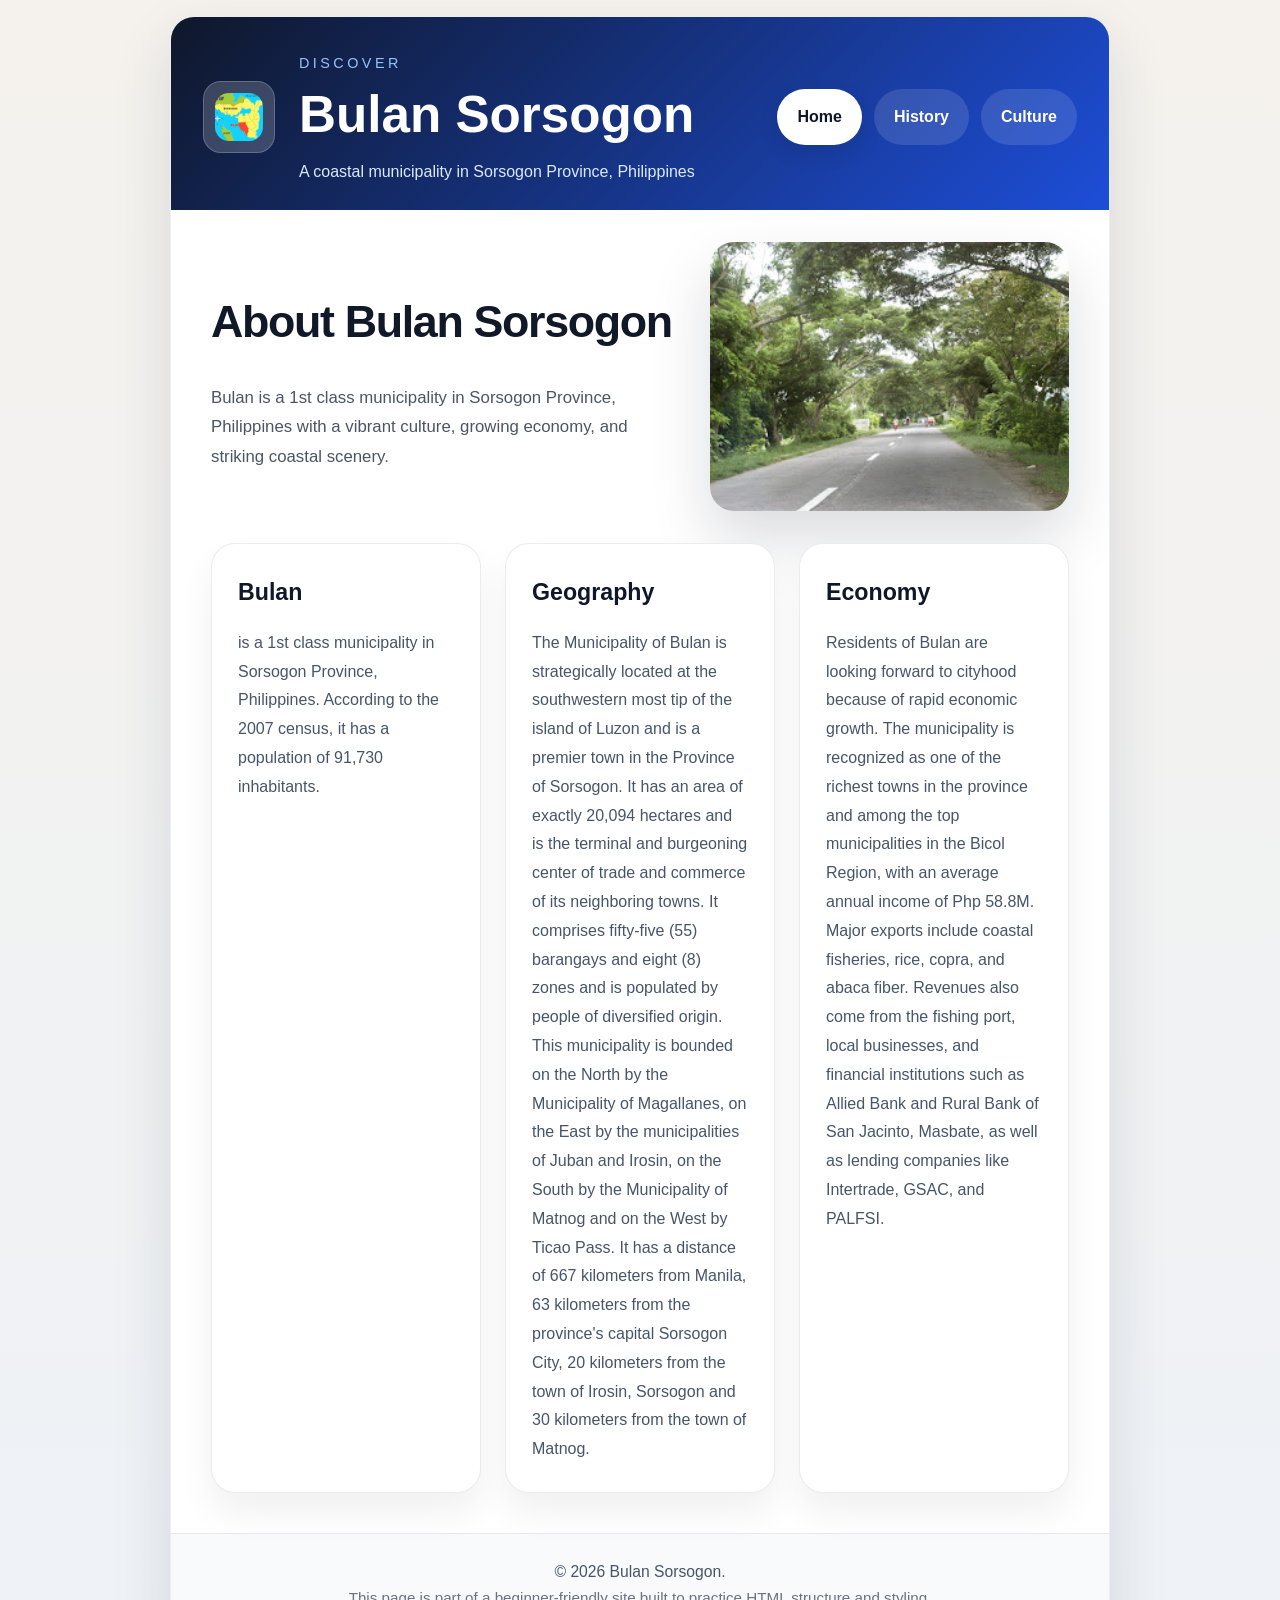
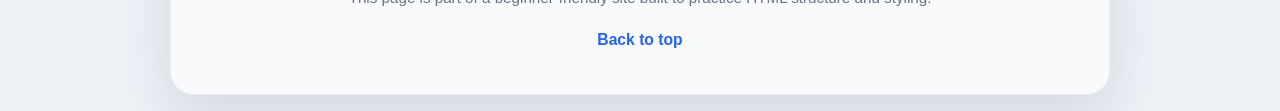
<file: index.html>
<!DOCTYPE html>
<html lang="en">
<head>
  <meta charset="UTF-8">
  <meta name="viewport" content="width=device-width, initial-scale=1.0">
  <title>Bulan Sorsogon</title>
  <link rel="icon" href="imgs/icon.png">
  <link rel="stylesheet" href="styl.css">
</head>
<body>
  <div class="page-shell" id="top">
    <header class="site-header">
      <div class="logo">
        <img src="imgs/map.jpg" alt="Bulan Sorsogon logo">
      </div>
      <div class="brand">
        <span class="eyebrow">Discover</span>
        <h1>Bulan Sorsogon</h1>
        <p class="tagline">A coastal municipality in Sorsogon Province, Philippines</p>
      </div>
      <nav class="site-nav" aria-label="Main navigation">
        <a href="index.html" class="active">Home</a>
        <a href="History.html">History</a>
        <a href="Culture.html">Culture</a>
      </nav>
    </header>

    <main>
      <section class="hero">
        <div class="hero-copy">
          <h2>About Bulan Sorsogon</h2>
          <p class="lede">Bulan is a 1st class municipality in Sorsogon Province, Philippines with a vibrant culture, growing economy, and striking coastal scenery.</p>
        </div>
        <div class="hero-media">
          <img src="imgs/road.jpg" alt="Scenic road in Bulan">
        </div>
      </section>

      <section class="content-grid">
        <article class="card">
          <h3>Bulan</h3>
          <p>is a 1st class municipality in Sorsogon Province, Philippines. According to the 2007 census, it has a population of 91,730 inhabitants.</p>
        </article>

        <article class="card">
          <h3>Geography</h3>
          <p>The Municipality of Bulan is strategically located at the southwestern most tip of the island of Luzon and is a premier town in the Province of Sorsogon. It has an area of exactly 20,094 hectares and is the terminal and burgeoning center of trade and commerce of its neighboring towns. It comprises fifty-five (55) barangays and eight (8) zones and is populated by people of diversified origin. This municipality is bounded on the North by the Municipality of Magallanes, on the East by the municipalities of Juban and Irosin, on the South by the Municipality of Matnog and on the West by Ticao Pass. It has a distance of 667 kilometers from Manila, 63 kilometers from the province's capital Sorsogon City, 20 kilometers from the town of Irosin, Sorsogon and 30 kilometers from the town of Matnog.</p>
        </article>

        <article class="card">
          <h3>Economy</h3>
          <p>Residents of Bulan are looking forward to cityhood because of rapid economic growth. The municipality is recognized as one of the richest towns in the province and among the top municipalities in the Bicol Region, with an average annual income of Php 58.8M. Major exports include coastal fisheries, rice, copra, and abaca fiber. Revenues also come from the fishing port, local businesses, and financial institutions such as Allied Bank and Rural Bank of San Jacinto, Masbate, as well as lending companies like Intertrade, GSAC, and PALFSI.</p>
        </article>
      </section>
    </main>

    <footer class="site-footer">
      <p>© 2026 Bulan Sorsogon.</p>  
      <p class="site-note">This page is part of a beginner-friendly site built to practice HTML structure and styling.</p>   
      <a class="back-to-top" href="#top">Back to top</a>
    </footer>
  </div>
</body>
</html>
</file>
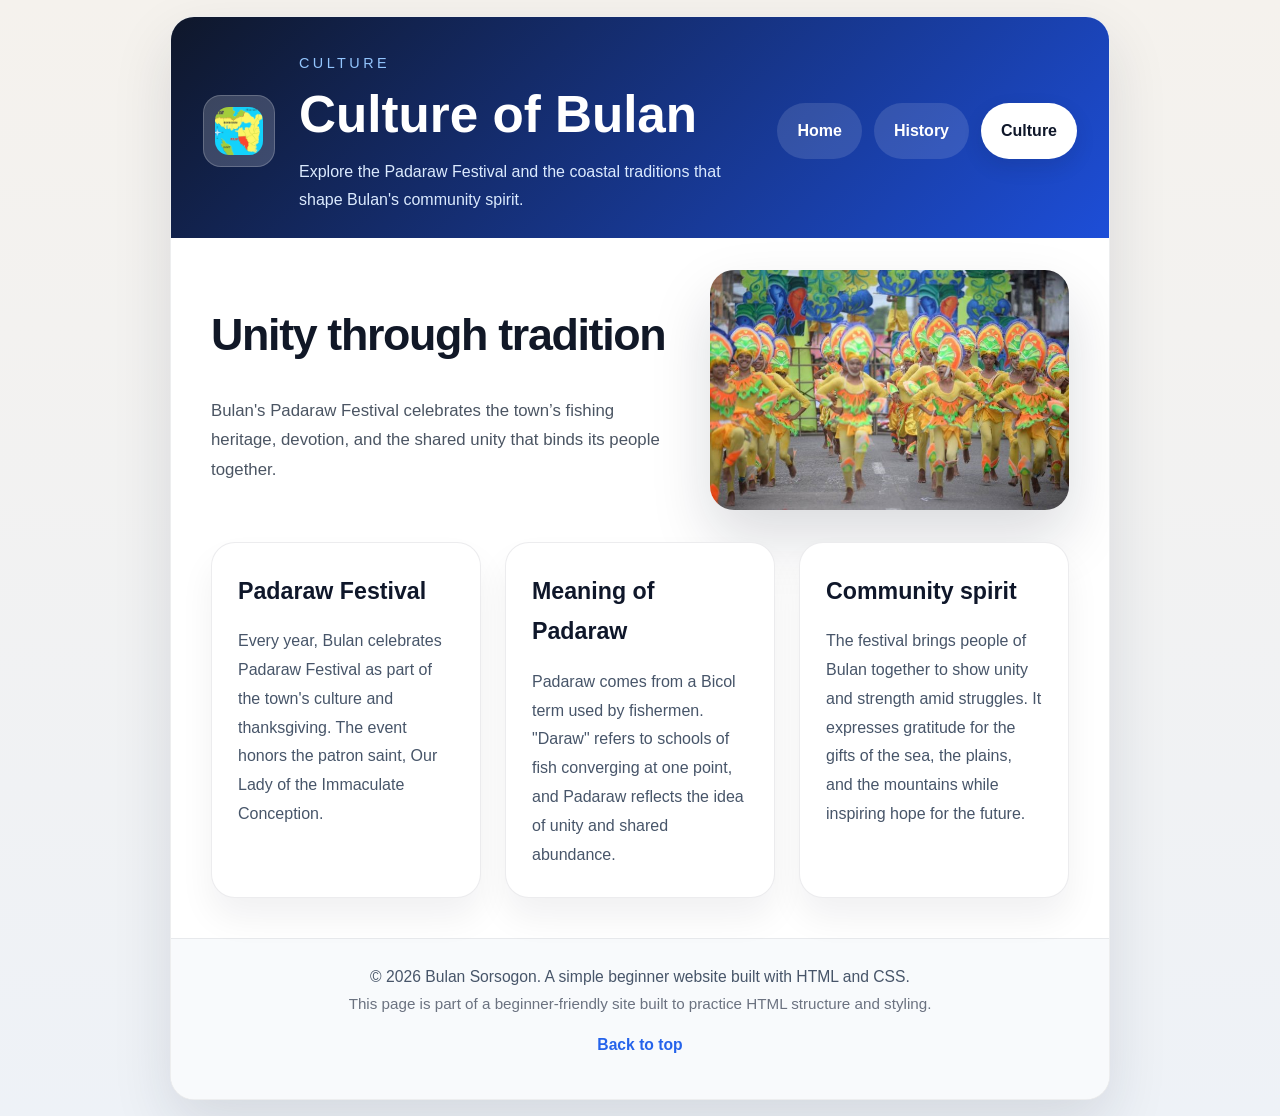
<file: Culture.html>
<!DOCTYPE html>
<html lang="en">
<head>
  <meta charset="UTF-8">
  <meta name="viewport" content="width=device-width, initial-scale=1.0">
  <title>Culture of Bulan</title>
  <link rel="icon" href="imgs/icon.png">
  <link rel="stylesheet" href="styl.css">
</head>
<body>
  <div class="page-shell" id="top">
    <header class="site-header">
      <div class="logo">
        <img src="imgs/map.jpg" alt="Bulan Sorsogon logo">
      </div>
      <div class="brand">
        <span class="eyebrow">Culture</span>
        <h1>Culture of Bulan</h1>
        <p class="tagline">Explore the Padaraw Festival and the coastal traditions that shape Bulan's community spirit.</p>
      </div>
      <nav class="site-nav" aria-label="Main navigation">
        <a href="index.html">Home</a>
        <a href="History.html">History</a>
        <a href="Culture.html" class="active">Culture</a>
      </nav>
    </header>

    <main>
      <section class="hero">
        <div class="hero-copy">
          <h2>Unity through tradition</h2>
          <p class="lede">Bulan's Padaraw Festival celebrates the town’s fishing heritage, devotion, and the shared unity that binds its people together.</p>
        </div>
        <div class="hero-media">
          <img src="imgs/pdrw.jpg" alt="Padaraw Festival celebration in Bulan">
        </div>
      </section>

      <section class="content-grid">
        <article class="card">
          <h3>Padaraw Festival</h3>
          <p>Every year, Bulan celebrates Padaraw Festival as part of the town's culture and thanksgiving. The event honors the patron saint, Our Lady of the Immaculate Conception.</p>
        </article>

        <article class="card">
          <h3>Meaning of Padaraw</h3>
          <p>Padaraw comes from a Bicol term used by fishermen. "Daraw" refers to schools of fish converging at one point, and Padaraw reflects the idea of unity and shared abundance.</p>
        </article>

        <article class="card">
          <h3>Community spirit</h3>
          <p>The festival brings people of Bulan together to show unity and strength amid struggles. It expresses gratitude for the gifts of the sea, the plains, and the mountains while inspiring hope for the future.</p>
        </article>
      </section>
    </main>

    <footer class="site-footer">
      <p>© 2026 Bulan Sorsogon. A simple beginner website built with HTML and CSS.</p>
      <p class="site-note">This page is part of a beginner-friendly site built to practice HTML structure and styling.</p>
      <a class="back-to-top" href="#top">Back to top</a>
    </footer>
  </div>
</body>
</html>
</file>
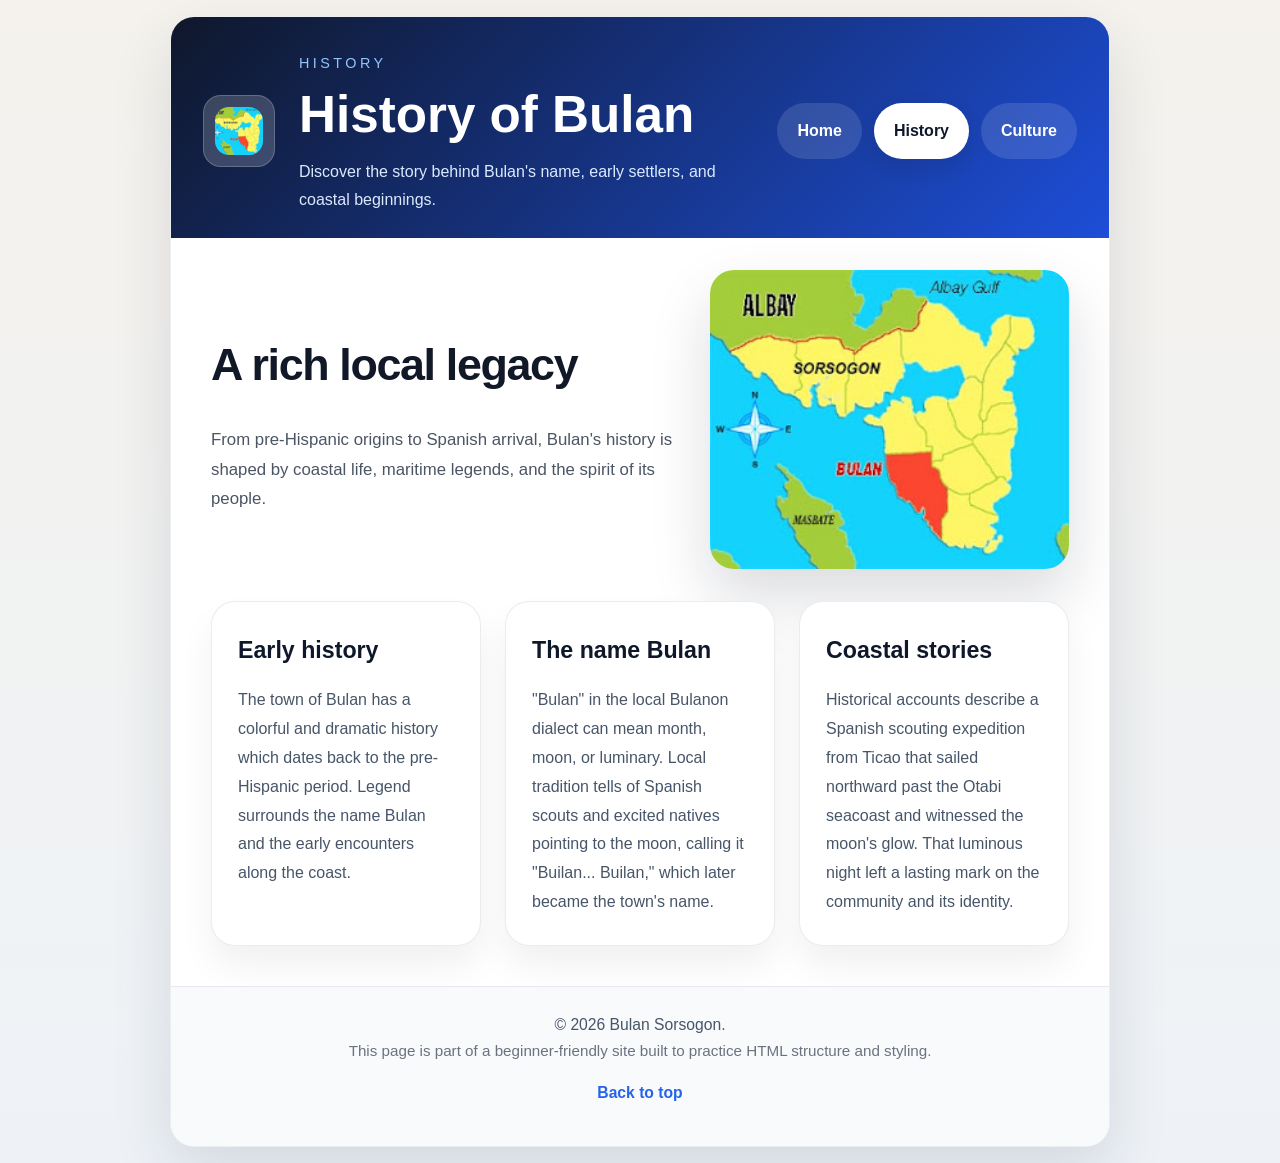
<file: History.html>
<!DOCTYPE html>
<html lang="en">
<head>
  <meta charset="UTF-8">
  <meta name="viewport" content="width=device-width, initial-scale=1.0">
  <title>History of Bulan</title>
  <link rel="icon" href="imgs/icon.png">
  <link rel="stylesheet" href="styl.css">
</head>
<body>
  <div class="page-shell" id="top">
    <header class="site-header">
      <div class="logo">
        <img src="imgs/map.jpg" alt="Bulan Sorsogon logo">
      </div>
      <div class="brand">
        <span class="eyebrow">History</span>
        <h1>History of Bulan</h1>
        <p class="tagline">Discover the story behind Bulan's name, early settlers, and coastal beginnings.</p>
      </div>
      <nav class="site-nav" aria-label="Main navigation">
        <a href="index.html">Home</a>
        <a href="History.html" class="active">History</a>
        <a href="Culture.html">Culture</a>
      </nav>
    </header>

    <main>
      <section class="hero">
        <div class="hero-copy">
          <h2>A rich local legacy</h2>
          <p class="lede">From pre-Hispanic origins to Spanish arrival, Bulan's history is shaped by coastal life, maritime legends, and the spirit of its people.</p>
        </div>
        <div class="hero-media">
          <img src="imgs/map.jpg" alt="Historic map of Bulan">
        </div>
      </section>

      <section class="content-grid">
        <article class="card">
          <h3>Early history</h3>
          <p>The town of Bulan has a colorful and dramatic history which dates back to the pre-Hispanic period. Legend surrounds the name Bulan and the early encounters along the coast.</p>
        </article>

        <article class="card">
          <h3>The name Bulan</h3>
          <p>"Bulan" in the local Bulanon dialect can mean month, moon, or luminary. Local tradition tells of Spanish scouts and excited natives pointing to the moon, calling it "Builan... Builan," which later became the town's name.</p>
        </article>

        <article class="card">
          <h3>Coastal stories</h3>
          <p>Historical accounts describe a Spanish scouting expedition from Ticao that sailed northward past the Otabi seacoast and witnessed the moon's glow. That luminous night left a lasting mark on the community and its identity.</p>
        </article>
      </section>
    </main>

    <footer class="site-footer">
      <p>© 2026 Bulan Sorsogon.</p>
      <p class="site-note">This page is part of a beginner-friendly site built to practice HTML structure and styling.</p>
      <a class="back-to-top" href="#top">Back to top</a>
    </footer>
  </div>
</body>
</html>
</file>
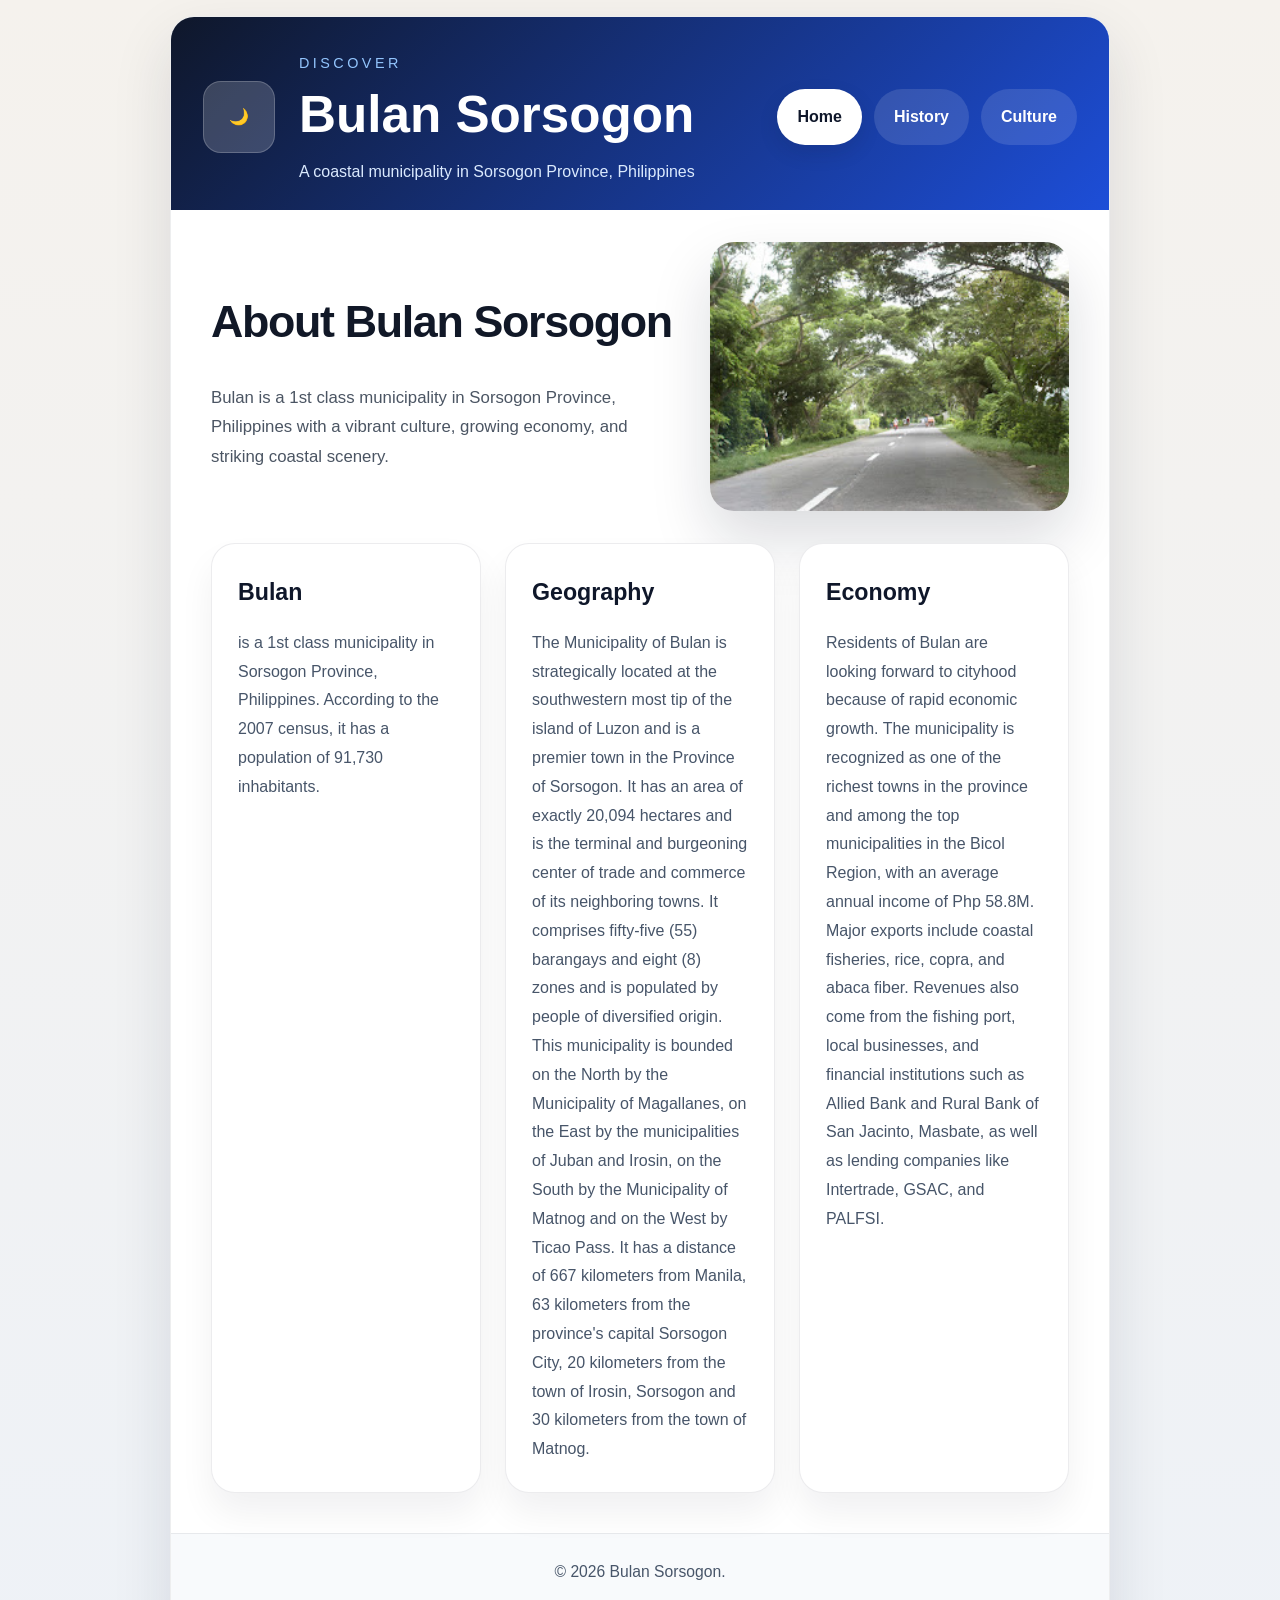
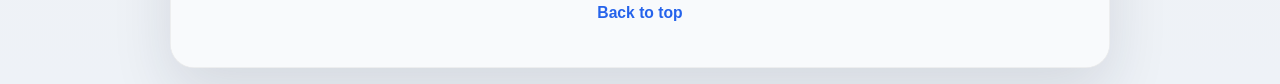
<file: home.html>
<!DOCTYPE html>
<html lang="en">
<head>
  <meta charset="UTF-8">
  <meta name="viewport" content="width=device-width, initial-scale=1.0">
  <title>Bulan Sorsogon</title>
  <link rel="stylesheet" href="styl.css">
</head>
<body>
  <div class="page-shell" id="top">
    <header class="site-header">
      <div class="logo" aria-hidden="true">🌙</div>
      <div class="brand">
        <span class="eyebrow">Discover</span>
        <h1>Bulan Sorsogon</h1>
        <p class="tagline">A coastal municipality in Sorsogon Province, Philippines</p>
      </div>
      <nav class="site-nav" aria-label="Main navigation">
        <a href="home.html" class="active">Home</a>
        <a href="History.html">History</a>
        <a href="Culture.html">Culture</a>
      </nav>
    </header>

    <main>
      <section class="hero">
        <div class="hero-copy">
          <h2>About Bulan Sorsogon</h2>
          <p class="lede">Bulan is a 1st class municipality in Sorsogon Province, Philippines with a vibrant culture, growing economy, and striking coastal scenery.</p>
        </div>
        <div class="hero-media">
          <img src="imgs/road.jpg" alt="Scenic road in Bulan">
        </div>
      </section>

      <section class="content-grid">
        <article class="card">
          <h3>Bulan</h3>
          <p>is a 1st class municipality in Sorsogon Province, Philippines. According to the 2007 census, it has a population of 91,730 inhabitants.</p>
        </article>

        <article class="card">
          <h3>Geography</h3>
          <p>The Municipality of Bulan is strategically located at the southwestern most tip of the island of Luzon and is a premier town in the Province of Sorsogon. It has an area of exactly 20,094 hectares and is the terminal and burgeoning center of trade and commerce of its neighboring towns. It comprises fifty-five (55) barangays and eight (8) zones and is populated by people of diversified origin. This municipality is bounded on the North by the Municipality of Magallanes, on the East by the municipalities of Juban and Irosin, on the South by the Municipality of Matnog and on the West by Ticao Pass. It has a distance of 667 kilometers from Manila, 63 kilometers from the province's capital Sorsogon City, 20 kilometers from the town of Irosin, Sorsogon and 30 kilometers from the town of Matnog.</p>
        </article>

        <article class="card">
          <h3>Economy</h3>
          <p>Residents of Bulan are looking forward to cityhood because of rapid economic growth. The municipality is recognized as one of the richest towns in the province and among the top municipalities in the Bicol Region, with an average annual income of Php 58.8M. Major exports include coastal fisheries, rice, copra, and abaca fiber. Revenues also come from the fishing port, local businesses, and financial institutions such as Allied Bank and Rural Bank of San Jacinto, Masbate, as well as lending companies like Intertrade, GSAC, and PALFSI.</p>
        </article>
      </section>
    </main>

    <footer class="site-footer">
      <p>© 2026 Bulan Sorsogon.</p>     
      <a class="back-to-top" href="#top">Back to top</a>
    </footer>
  </div>
</body>
</html>
</file>
<file: styl.css>
﻿:root {
  color-scheme: light;
  font-family: Inter, -apple-system, BlinkMacSystemFont, "Segoe UI", sans-serif;
  background: radial-gradient(circle at top left, #f7f2e6 0%, #f0e7d7 35%, #edf1f7 100%);
  color: #1f2937;
  line-height: 1.75;
}

*, *::before, *::after {
  box-sizing: border-box;
}

html {
  scroll-behavior: smooth;
}

body {
  margin: 0;
  min-height: 100vh;
  padding: 16px;
  background: linear-gradient(180deg, #f5f2ed 0%, #eef2f7 100%);
}

.page-shell {
  max-width: 940px;
  margin: 0 auto;
  background: #ffffff;
  border-radius: 24px;
  box-shadow: 0 24px 60px rgba(22, 35, 60, 0.12);
  overflow: hidden;
  border: 1px solid rgba(31, 41, 55, 0.08);
}

.site-header {
  display: flex;
  flex-wrap: wrap;
  align-items: center;
  justify-content: space-between;
  gap: 24px;
  padding: 32px 32px 24px;
  background: linear-gradient(135deg, #0f172a 0%, #1d4ed8 100%);
  color: #fff;
}

.logo {
  width: 72px;
  height: 72px;
  display: grid;
  place-items: center;
  border-radius: 18px;
  background: rgba(255, 255, 255, 0.18);
  box-shadow: inset 0 0 0 1px rgba(255,255,255,0.2);
  overflow: hidden;
}

.logo img {
  width: 48px;
  height: 48px;
  object-fit: cover;
  display: block;
  border-radius: 14px;
}

.brand {
  flex: 1 1 320px;
}

.eyebrow {
  display: inline-block;
  margin-bottom: 12px;
  font-size: 0.9rem;
  letter-spacing: 0.24em;
  text-transform: uppercase;
  color: #93c5fd;
}

.site-header h1 {
  margin: 0;
  font-size: clamp(2.3rem, 4vw, 4.2rem);
  line-height: 1.05;
}

.tagline {
  margin: 16px 0 0;
  max-width: 560px;
  font-size: 1rem;
  color: #dbeafe;
}

.site-nav {
  display: flex;
  flex-wrap: wrap;
  gap: 12px;
}

.site-nav a {
  display: inline-flex;
  align-items: center;
  justify-content: center;
  padding: 14px 20px;
  border-radius: 999px;
  background: rgba(255, 255, 255, 0.12);
  color: #ffffff;
  text-decoration: none;
  font-weight: 600;
  transition: transform 180ms ease, background-color 180ms ease, color 180ms ease;
}

.site-nav a.active {
  background: #ffffff;
  color: #0f172a;
  box-shadow: 0 8px 20px rgba(15, 23, 42, 0.12);
}

.site-nav a:hover,
.site-nav a:focus-visible {
  background: #ffffff;
  color: #0f172a;
  transform: translateY(-1px);
}

main {
  padding: 32px 40px 40px;
}

.hero {
  display: grid;
  grid-template-columns: 1.3fr 1fr;
  gap: 32px;
  align-items: center;
  margin-bottom: 32px;
}

.hero h2 {
  margin: 0;
  font-size: clamp(2rem, 3.5vw, 3.4rem);
  letter-spacing: -0.03em;
  color: #111827;
}

.lede {
  margin: 22px 0 0;
  max-width: 640px;
  font-size: 1.05rem;
  color: #4b5563;
}

.hero-media img {
  width: 100%;
  height: auto;
  display: block;
  border-radius: 24px;
  object-fit: cover;
  box-shadow: 0 28px 60px rgba(15, 23, 42, 0.15);
}

.content-grid {
  display: grid;
  gap: 24px;
  grid-template-columns: repeat( auto-fit, minmax(260px, 1fr) );
}

.card {
  background: #ffffff;
  border: 1px solid rgba(15, 23, 42, 0.08);
  border-radius: 24px;
  padding: 28px 26px;
  box-shadow: 0 20px 35px rgba(15, 23, 42, 0.06);
}

.card h3 {
  margin-top: 0;
  margin-bottom: 16px;
  font-size: 1.45rem;
  color: #0f172a;
}

.card p {
  margin: 0;
  color: #475569;
  line-height: 1.8;
}

.site-footer {
  padding: 24px 40px 40px;
  color: #475569;
  font-size: 0.98rem;
  border-top: 1px solid rgba(31, 41, 55, 0.08);
  background: #f8fafc;
  text-align: center;
}

.site-footer p {
  margin: 0;
}

.site-note {
  margin: 10px 0 0;
  color: #6b7280;
  font-size: 0.95rem;
}

.back-to-top {
  display: inline-block;
  margin-top: 14px;
  color: #2563eb;
  text-decoration: none;
  font-weight: 600;
}

.back-to-top:hover,
.back-to-top:focus-visible {
  text-decoration: underline;
}

@media (max-width: 860px) {
  .hero {
    grid-template-columns: 1fr;
  }
}

@media (max-width: 560px) {
  body {
    padding: 16px;
  }

  .site-header,
  main,
  .site-footer {
    padding-left: 20px;
    padding-right: 20px;
  }

  .site-nav {
    width: 100%;
    justify-content: stretch;
  }

  .site-nav a {
    flex: 1;
  }
}
</file>
